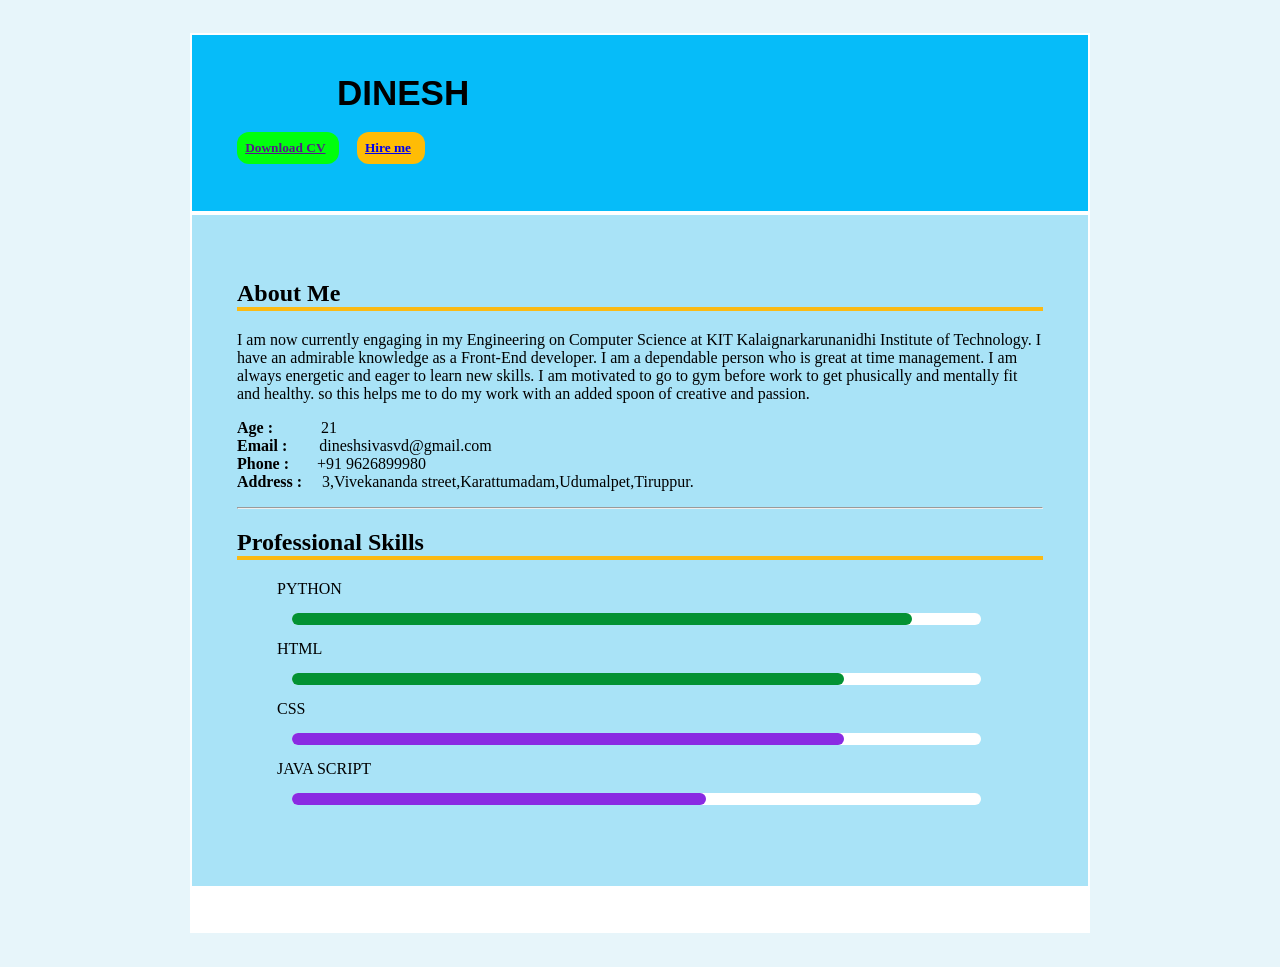
<file: ASSIGNMENTS/Dinesh/Assignment 1/index.html>
<!DOCTYPE html>
  <html>
      <head>
          <title>Resume</title>
          <link rel="stylesheet" type="text/css" href="index.css">
      </head>
      <body>
       
       
          <div class="Banner">
            <div class="top_side">
              <div class="f_name">
                  <div class="top_txt">
                  <h1>DINESH</h1>
                  <button  type="button " class="b1" ><a href="">Download CV</a></button>
                  <button type="button" class="b2"><a href="form.html"> Hire me</a></button>
                  </div>
              </div>
            </div>
            <div class="bottom_side">
              <h2>About Me</h2>
            <p>I am now currently engaging in my Engineering on Computer Science at KIT Kalaignarkarunanidhi Institute of Technology. I have an admirable knowledge as a Front-End developer. I am a dependable person who is great at time management. I am always energetic and eager to learn new skills. I am motivated to go to gym before work to get phusically and mentally fit and healthy. so this helps me to do my work with an added spoon of creative and passion. 

            </p>
            <pre class="Personal"><b>Age :</b>            21<br><b>Email :</b>        dineshsivasvd@gmail.com<br><b>Phone :</b>       +91 9626899980<br><b>Address :</b>     3,Vivekananda street,Karattumadam,Udumalpet,Tiruppur.</pre>
            <hr id="line">
            <div class="prof">
              <h2>Professional Skills</h2>
              <ul>
                <div class="skill_1">
                  <span class="skill">PYTHON</span>
                  <span class="percent">
                    <div style="width: 90%;"></div>
                  </span>
  
                  <span class="skill">HTML</span>
                  <span class="percent">
                    <div style="width: 80%;"></div>
                  </span>
                </div>
                <div class="skill_2">
                  <span class="skillset">CSS</span>
                  <span class="percent">
                    <div style="width: 80%;"></div>
                  </span>
  
                  <span class="skill_lvl">JAVA SCRIPT</span>
                  <span class="percent">
                    <div style="width: 60%;"></div>
                  </span>

                </div>
              </ul>
            </div>
            </div>
          </div>
  
      </body>
  </html>
</file>
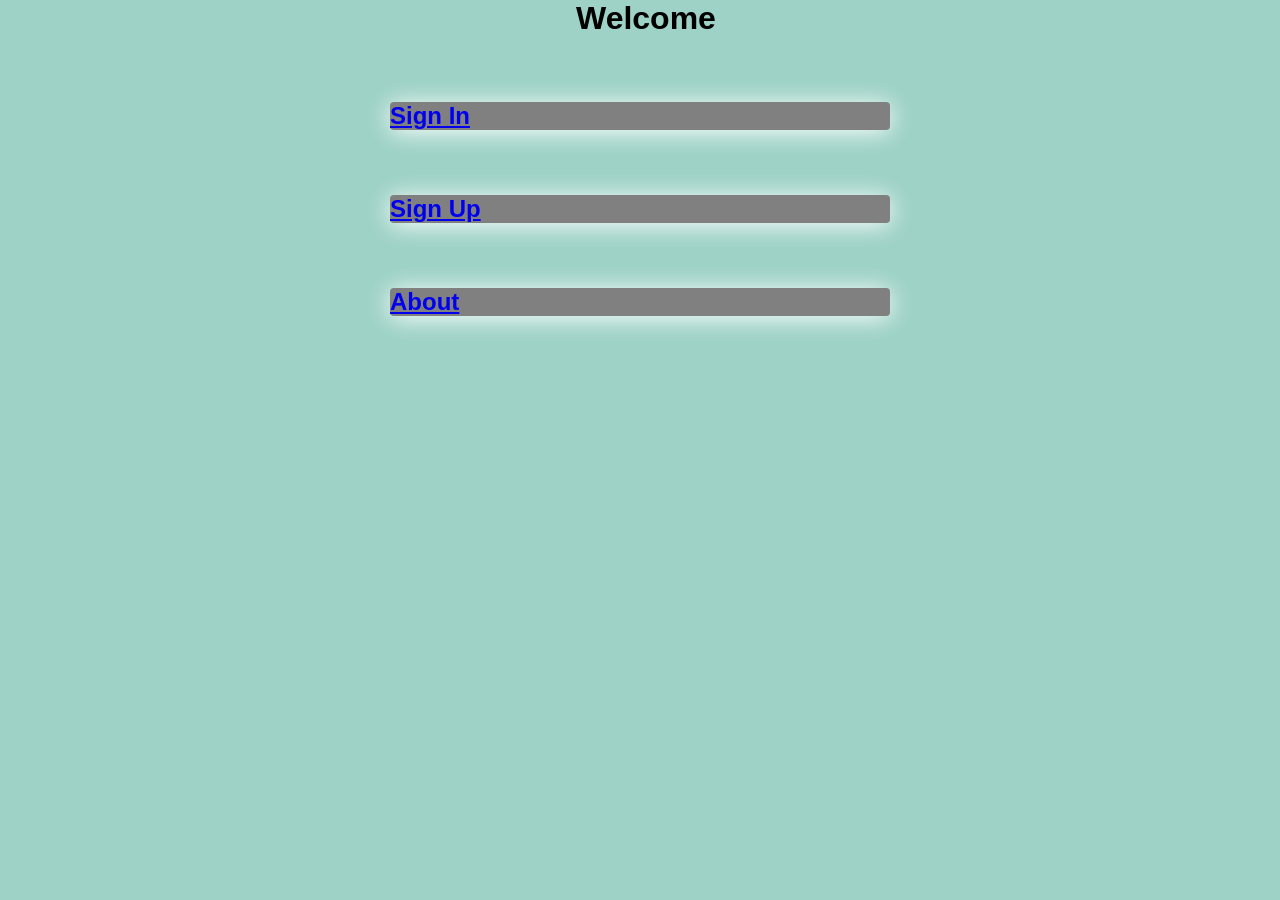
<file: ASSIGNMENTS/Dinesh/Assignment 2/index.html>
<!DOCTYPE html>
<html lang="en">
<head>
    <meta charset="UTF-8">
    <meta http-equiv="X-UA-Compatible" content="IE=edge">
    <meta name="viewport" content="width=device-width, initial-scale=1.0">
    <title>Home</title>
    <link rel="stylesheet" type="text/css" href="index.css">
</head>
<body>
    <h1 style="padding-left:45%; padding-right: 45%;">Welcome</h1>
    <div class="login-form"><strong><h2><a href="signin.html">Sign In</a></h2></strong></div>
    <div class="login-form"><strong><h2><a href="sign up.html">Sign Up</a></h2></strong></div>
    <div class="login-form"><strong><h2><a href="about.html">About</a></h2></strong></div>  
</body>
</html>
</file>
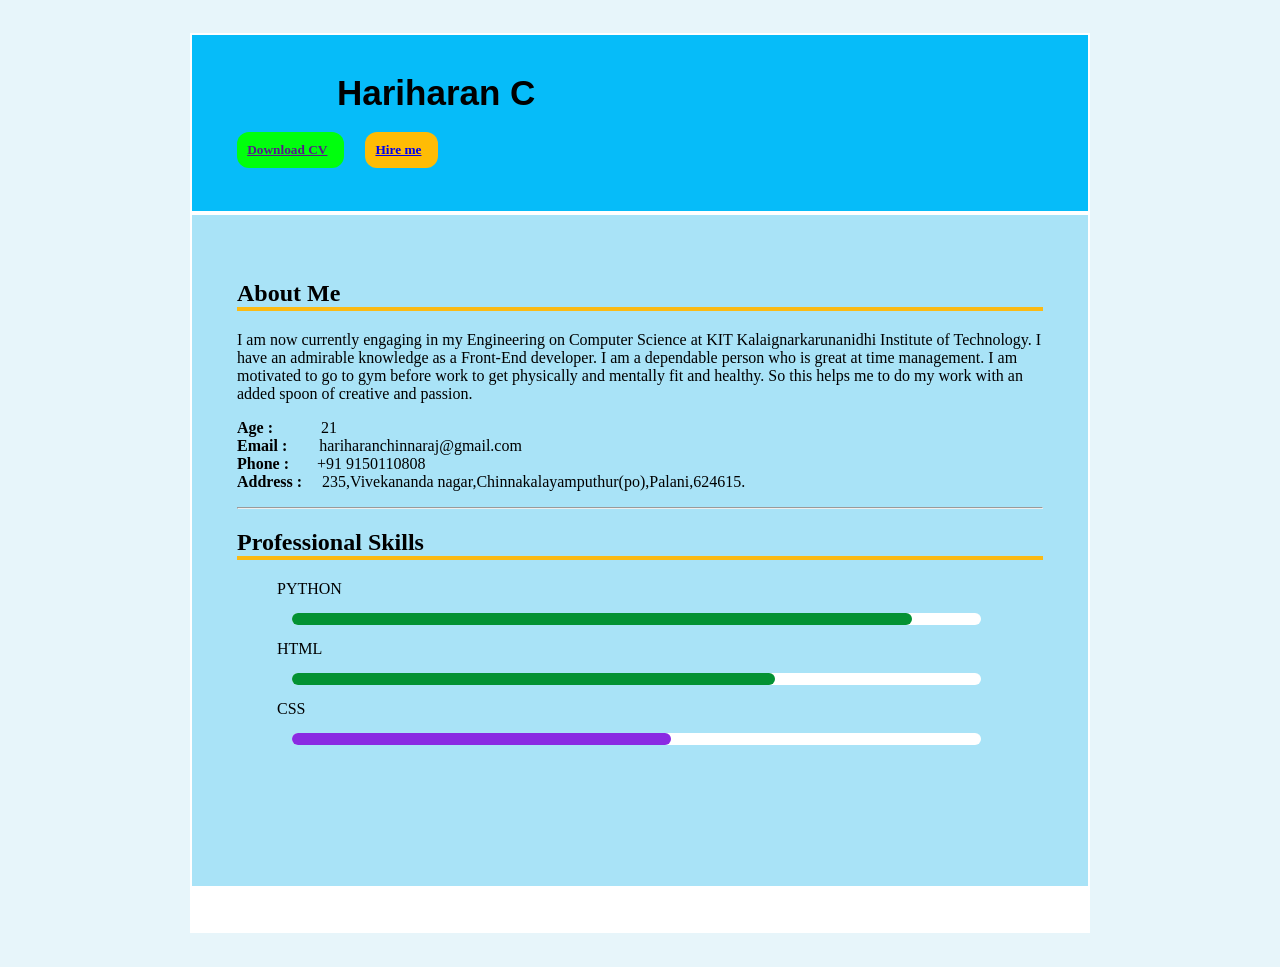
<file: ASSIGNMENTS/HARIHARAN/Assignment 1/index.html>
<!DOCTYPE html>
  <html>
      <head>
          <title>Resume</title>
          <link rel="stylesheet" type="text/css" href="index.css">
      </head>
      <body>
       
       
          <div class="Banner">
            <div class="top_side">
              <div class="f_name">
                  <div class="top_txt">
                  <h1>Hariharan C</h1>
                  <button  type="button " class="b1" ><a href="">Download CV</a></button>
                  <button type="button" class="b2"><a href="form.html"> Hire me</a></button>
                  </div>
              </div>
            </div>
            <div class="bottom_side">
              <h2>About Me</h2>
            <p>I am now currently engaging in my Engineering on Computer Science at KIT Kalaignarkarunanidhi Institute of Technology. I have an admirable knowledge as a Front-End developer. I am a dependable person who is great at time management. I am motivated to go to gym before work to get physically and mentally fit and healthy. So this helps me to do my work with an added spoon of creative and passion. 

            </p>
            <pre class="Personal"><b>Age :</b>            21<br><b>Email :</b>        hariharanchinnaraj@gmail.com<br><b>Phone :</b>       +91 9150110808<br><b>Address :</b>     235,Vivekananda nagar,Chinnakalayamputhur(po),Palani,624615.</pre>
            <hr id="line">
            <div class="prof">
              <h2>Professional Skills</h2>
              <ul>
                <div class="skill_1">
                  <span class="skill">PYTHON</span>
                  <span class="percent">
                    <div style="width: 90%;"></div>
                  </span>
  
                  <span class="skill">HTML</span>
                  <span class="percent">
                    <div style="width: 70%;"></div>
                  </span>
                </div>
                <div class="skill_2">
                  <span class="skillset">CSS</span>
                  <span class="percent">
                    <div style="width: 55%;"></div>
                  </span>
  
                  

                </div>
              </ul>
            </div>
            </div>
          </div>
  
      </body>
  </html>
</file>
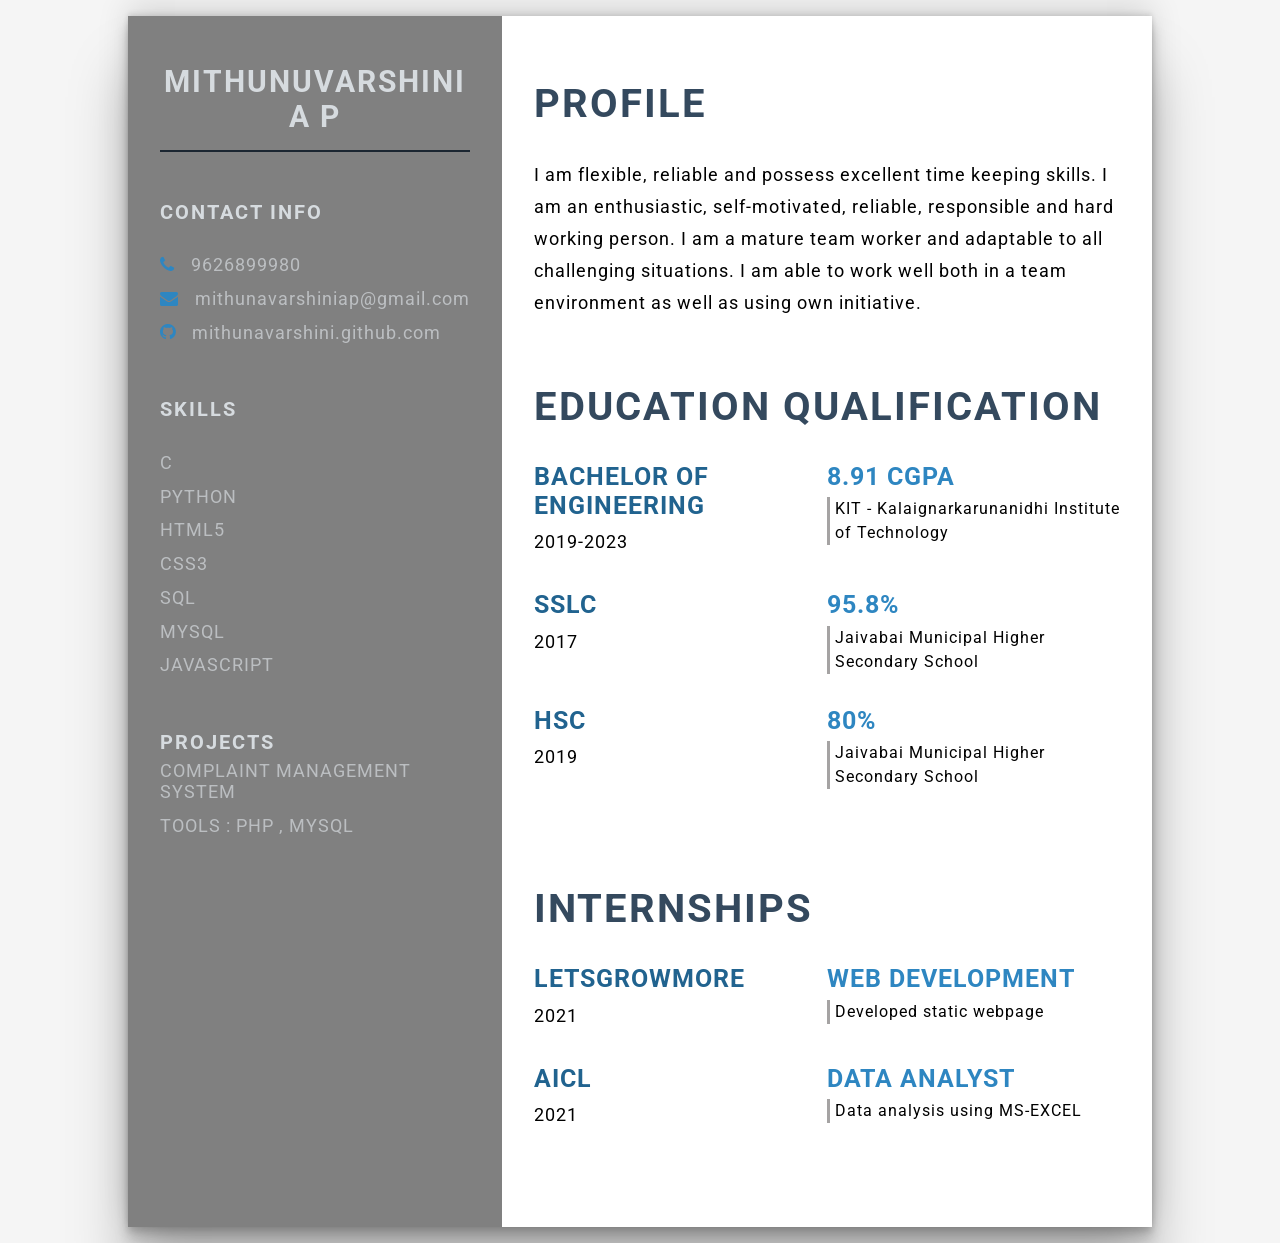
<file: ASSIGNMENTS/Mithunavarshini/Assignment 1/index.html>
<!DOCTYPE html>
<html lang="en">
<head>
    <meta charset="UTF-8">
    <meta http-equiv="X-UA-Compatible" content="IE=edge">
    <meta name="viewport" content="width=device-width, initial-scale=1.0">
    <title>Resume</title>

    
    <link rel="preconnect" href="https://fonts.googleapis.com">
    <link rel="preconnect" href="https://fonts.gstatic.com" crossorigin>
    <link href="https://fonts.googleapis.com/css2?family=Roboto:ital,wght@0,100;0,300;0,400;0,700;1,100;1,300;1,400;1,700&display=swap" rel="stylesheet">

    
    <link rel="stylesheet" href="https://cdnjs.cloudflare.com/ajax/libs/font-awesome/4.7.0/css/font-awesome.min.css">

    
    <link rel="stylesheet" href="index.css">
</head>
<body>
    <main class="resume-contents">
        <section class="left-section">
            <div class="left-section-contents">
                <div class="profile">
                   
                    <p class="name">Mithunuvarshini A P</p>
                </div>
                <div class="contact-info">
                    <p class="left-title">Contact Info</p>
                    <ul>
                        <li><i class="fa fa-phone"></i>9626899980
                        </li>
                        <li><i class="fa fa-envelope"></i>mithunavarshiniap@gmail.com</li>
                        <li><i class="fa fa-github"></i>mithunavarshini.github.com
                    </ul>
                </div>
                <div class="skills">
                    <p class="left-title">Skills</p>
                    <ul>
                        <li><p>C</p></li>
                        <li><p>Python</p></li>
                        <li><p>HTML5</p></li>
                        <li><p>CSS3</p></li>
                        <li><p>SQL</p></li>
                        <li><p>MySQL</p></li>
                        <li><p>Javascript</p></li>
                    </ul>
                </div>
                <div class="projects">
                    <p class="left-title">Projects</p>
                    <ul>
                        <li><P>Complaint Management System</P></li>
                        <li><P>Tools : PHP , MySQL</P></li>

                    </ul>


                </div>

            </div>
            
        </section>

        <section class="right-section">
            <div class="right-section-contents">
                <section class="about gap">
                    <div class="right-title">PROFILE</div>
                    <p class="about-me-contents">
                        I am flexible, reliable and possess excellent time keeping skills. I am an enthusiastic, self-motivated, reliable, responsible and hard working person. I am a mature team worker and adaptable to all challenging situations. I am able to work well both in a team environment as well as using own initiative.
                    </p>
                </section>

                <section class="experience gap">
                    <div class="right-title">Education Qualification</div>
                    <div class="experience-contents">
                        <div class="exp-left">
                            <p class="exp-company-name">Bachelor Of Engineering</p>
                            <p class="exp-time-period">2019-2023</p>
                        </div>
                        <div class="exp-right">
                            <p class="exp-position">8.91 CGPA</p>
                            <p class="exp-desc">
                                KIT - Kalaignarkarunanidhi Institute of Technology
                            </p>
                        </div>
                    </div>
                    <div class="experience-contents">
                        <div class="exp-left">
                            <p class="exp-company-name">SSLC</p>
                            <p class="exp-time-period">2017</p>
                        </div>
                        <div class="exp-right">
                            <p class="exp-position">95.8%</p>
                            <p class="exp-desc">
                                Jaivabai Municipal Higher Secondary School
                            </p>
                        </div>
                    </div>
                    <div class="experience-contents">
                        <div class="exp-left">
                            <p class="exp-company-name">HSC</p>
                            <p class="exp-time-period">2019</p>
                        </div>
                        <div class="exp-right">
                            <p class="exp-position">80%</p>
                            <p class="exp-desc">
                                Jaivabai Municipal Higher Secondary School
                            </p>
                        </div>
                    </div>
                </section>

                <section class="education gap">
                    <div class="right-title">Internships</div>
                    <div class="education-contents">
                        <div class="education-left">
                            <p class="education-school-name">LetsGrowMore</p>
                            <p class="educationp-time-period">2021</p>
                        </div>
                        <div class="education-right">
                            <p class="education-subject">Web Development</p>
                            <p class="education-desc">
                                Developed static webpage
                            </p>
                        </div>
                    </div>
                    <div class="education-contents">
                        <div class="education-left">
                            <p class="education-school-name">AICL</p>
                            <p class="educationp-time-period">2021</p>
                        </div>
                        <div class="education-right">
                            <p class="education-subject">Data Analyst</p>
                            <p class="education-desc">
                               Data analysis using MS-EXCEL
                            </p>
                        </div>
                    </div>
                    
                </section>
            </div>
        </section>
    </main>
</body>
</html>
</file>
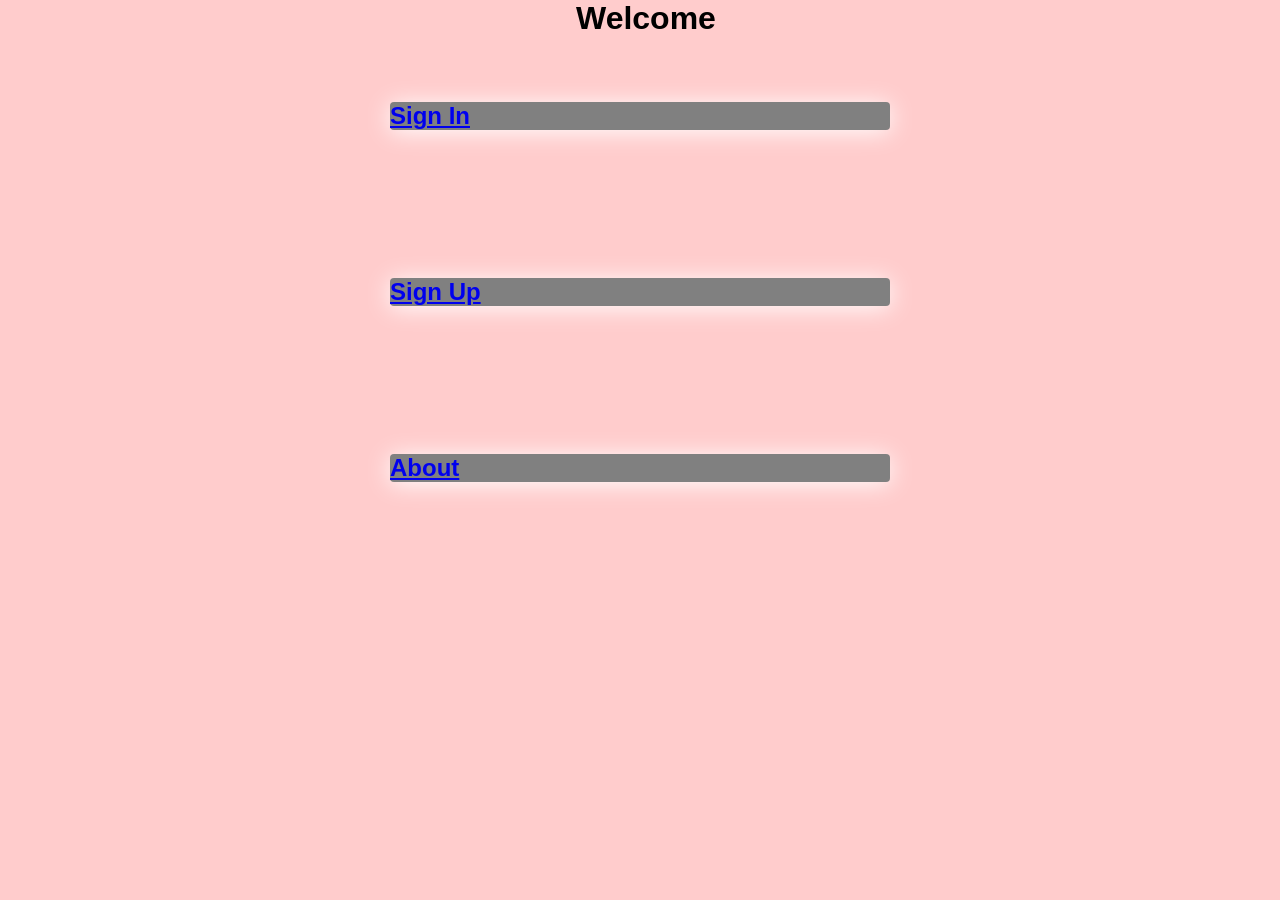
<file: ASSIGNMENTS/Mithunavarshini/Assignment 2/index.html>
<!DOCTYPE html>
<html lang="en">
<head>
    <meta charset="UTF-8">
    <meta http-equiv="X-UA-Compatible" content="IE=edge">
    <meta name="viewport" content="width=device-width, initial-scale=1.0">
    <title>Home</title>
    <link rel="stylesheet" type="text/css" href="index.css">
</head>
<body>
    <h1 style="padding-left:45%; padding-right: 45%;">Welcome</h1>
    <div class="login-form"><strong><h2><a href="signin.html">Sign In</a></h2></strong></div><br>
    <div class="login-form"><strong><h2><a href="sign up.html">Sign Up</a></h2></strong></div><br>
    <div class="login-form"><strong><h2><a href="about.html">About</a></h2></strong></div>  
</body>
</html>
</file>
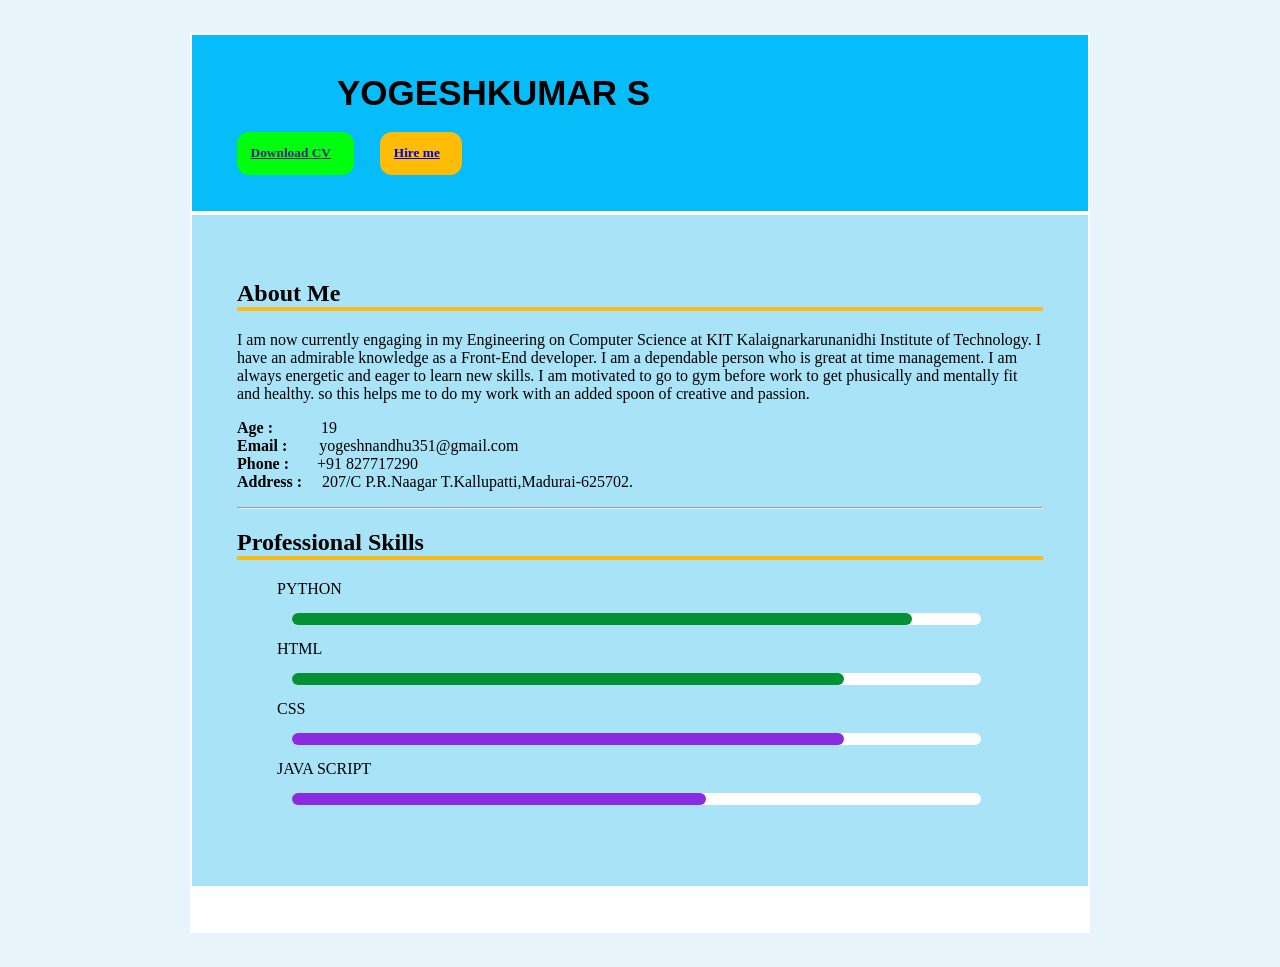
<file: ASSIGNMENTS/YOGESHKUMAR/Assignment 1/index.html>
<!DOCTYPE html>
  <html>
      <head>
          <title>Resume</title>
          <link rel="stylesheet" type="text/css" href="index.css">
      </head>
      <body>
       
       
          <div class="Banner">
            <div class="top_side">
              <div class="f_name">
                  <div class="top_txt">
                  <h1>YOGESHKUMAR S</h1>
                  <button  type="button " class="b1" ><a href="">Download CV</a></button>
                  <button type="button" class="b2"><a href="form.html"> Hire me</a></button>
                  </div>
              </div>
            </div>
            <div class="bottom_side">
              <h2>About Me</h2>
            <p>I am now currently engaging in my Engineering on Computer Science at KIT Kalaignarkarunanidhi Institute of Technology. I have an admirable knowledge as a Front-End developer. I am a dependable person who is great at time management. I am always energetic and eager to learn new skills. I am motivated to go to gym before work to get phusically and mentally fit and healthy. so this helps me to do my work with an added spoon of creative and passion. 

            </p>
            <pre class="Personal"><b>Age :</b>            19<br><b>Email :</b>        yogeshnandhu351@gmail.com<br><b>Phone :</b>       +91 827717290<br><b>Address :</b>     207/C P.R.Naagar T.Kallupatti,Madurai-625702.</pre>
            <hr id="line">
            <div class="prof">
              <h2>Professional Skills</h2>
              <ul>
                <div class="skill_1">
                  <span class="skill">PYTHON</span>
                  <span class="percent">
                    <div style="width: 90%;"></div>
                  </span>
  
                  <span class="skill">HTML</span>
                  <span class="percent">
                    <div style="width: 80%;"></div>
                  </span>
                </div>
                <div class="skill_2">
                  <span class="skillset">CSS</span>
                  <span class="percent">
                    <div style="width: 80%;"></div>
                  </span>
  
                  <span class="skill_lvl">JAVA SCRIPT</span>
                  <span class="percent">
                    <div style="width: 60%;"></div>
                  </span>

                </div>
              </ul>
            </div>
            </div>
          </div>
  
      </body>
  </html>
</file>
<file: ASSIGNMENTS/Dinesh/Assignment 1/index.css>
body{
    background-color:rgba(227, 244, 250, 0.856);
    display: flex;
    justify-content: center;
    align-items: center;
     min-height: 100vh;
}
.Banner
{
    position: relative;
    width: 100%;
    max-width: 900px;
    min-height:900px ;
    margin: 2%;
    background-color: rgb(255, 255, 255);
    display: grid;
    grid-template-rows: 20% 75% ;
}
.Banner .top_side
{
    position: relative;
    border: 2px solid white;
     background-color:  rgb(6, 188, 249);  /* rgb(91 , 20 , 172) */
    padding: 2% 5% 5% 5%;
}
.f_name
{
    position: relative;
    display: flex;
    flex-direction: row;
    align-items: flex-start;
    padding-right: 2px;
}
.f_name .image
{
    
    position: relative;
    width: 120px;
    height: 140px;
    border: 2px solid white;
   

}
.f_name .image img
{
    position: absolute;
    top: 0;
    left:0;
    width: 100%;
    height: 100%;
    object-fit: cover;
}
h1{
    color: rgb(0, 0, 0);
    font-family:'Franklin Gothic Medium', 'Arial Narrow', Arial, sans-serif;
    margin-right: 40px;
    text-align: justify;
    font-weight:bolder;
    align-content: center;
    line-height: .9em;
    font-size: 35px;
    padding-left: 100px;


}
.f_name h3{
    color: rgb(255, 255, 255);
    font-family: 'Segoe UI', Tahoma, Geneva, Verdana, sans-serif;
    margin-right: 40px;
    text-align: justify;
    font-weight: bolder;
    align-content: center;
    font-weight: 600;
    line-height: 0.5em;
    padding-left: 105px;


}
 button{
    background-color: rgb(0, 255, 13);
    text-decoration: none;
    border-style: none;
    border-radius: 12px;
    padding: 3% 5% 3% 3%;
    font-family: Cambria,Cochin, Georgia, Times, 'Times New Roman', serif;
    font-style: normal;
    align-items: center;
    color: rgb(43, 42, 42);
    font-weight: bold;
}
.b1{
    margin-left: 0%;
   
    text-decoration:none;
}
.b2{
    background-color: rgb(255, 188, 5);
    margin-left: 5%;
    color: rgb(0, 0, 0);
}
.Banner .bottom_side
{
    position: relative;
    background-color: rgb(169, 227, 247);
    border: 2.5px solid white;
    color: rgb(0, 0, 0);
    padding: 5% 5% 5% 5%;
}
.bottom_side h2{
    font-family: Georgia, 'Times New Roman', Times, serif;
    color: #000;
    border-bottom: 4px solid rgb(251, 186, 20);
    
   

}
h3{
    font-family: Georgia, 'Times New Roman', Times, serif;
}
pre{
    text-align: left;
    font-family: Cambria, Cochin, Georgia, Times, 'Times New Roman', serif;
}
.prof .percent{
    position: relative;
    width: 90%;
    height: 12px;
    border-radius: 12px;
    background-color: white;
    display: block;
    margin: 15px;
}
.skill_1 .percent div{
    position: absolute;
    top: 0;
    left: 0;
    height: 100%;
    border-radius: 12px;
    background-color: rgb(3, 146, 51);
}
.skill_2 .percent div{
    position: absolute;
    top: 0;
    left: 0;
    height: 100%;
    border-radius: 12px;
    background-color: blueviolet;
}
</file>
<file: ASSIGNMENTS/Dinesh/Assignment 2/index.css>
/* body{
    background: #ffcccc;
} */
* {
    margin: 0;
    padding: 0;
    box-sizing: border-box;
    -webkit-font-smoothing: antialiased;
  }
  
  body {
    background: #9ED2C6;
    font-family: 'Rubik', sans-serif;
  }
  
  .login-form {
    background: #808080;
    width: 500px;
    margin: 65px auto;
    display: -webkit-box;
    display: flex;
    -webkit-box-orient: vertical;
    -webkit-box-direction: normal;
            flex-direction: column;
    border-radius: 4px;
    box-shadow: 0 2px 25px rgb(255, 255, 255);
  }
  .login-form h1 {
    padding: 35px 35px 0 35px;
    font-weight: 300;
  }
  .login-form .content {
    padding: 35px;
    text-align: center;
  }
  .login-form .input-field {
    padding: 12px 5px;
  }
  .login-form .input-field input {
    font-size: 16px;
    display: block;
    font-family: 'Rubik', sans-serif;
    width: 100%;
    padding: 10px 1px;
    border: 0;
    border-bottom: 1px solid #4800ff;
    outline: none;
    -webkit-transition: all .2s;
    transition: all .2s;
    box-shadow: brown;
  }
  .login-form .input-field input::-webkit-input-placeholder {
    text-transform: uppercase;
  }
  .login-form .input-field input::-moz-placeholder {
    text-transform: uppercase;
  }
  .login-form .input-field input:-ms-input-placeholder {
    text-transform: uppercase;
  }
  .login-form .input-field input::-ms-input-placeholder {
    text-transform: uppercase;
  }
  .login-form .input-field input::placeholder {
    text-transform: uppercase;
  }
  .login-form .input-field input:focus {
    border-color: #222;
  }
  .login-form a.link {
    text-decoration: none;
    color: #000000;
    letter-spacing: 0.2px;
    text-transform: uppercase;
    display: inline-block;
    margin-top: 20px;
  }
  .login-form .action {
    display: -webkit-box;
    display: flex;
    -webkit-box-orient: horizontal;
    -webkit-box-direction: normal;
            flex-direction: row;
  }
  .login-form .action button {
    width: 100%;
    border: none;
    padding: 18px;
    font-family: 'Rubik', sans-serif;
    cursor: pointer;
    text-transform: uppercase;
    background: #e8e9ec;
    color: #777;
    border-bottom-left-radius: 4px;
    border-bottom-right-radius: 0;
    letter-spacing: 0.2px;
    outline: 0;
    -webkit-transition: all .3s;
    transition: all .3s;
  }
  .login-form .action button:hover {
    background: #d8d8d8;
  }
  .login-form .action button:nth-child(2) {
    background: #2d3b55;
    color: #fff;
    border-bottom-left-radius: 0;
    border-bottom-right-radius: 4px;
  }
  .login-form .action button:nth-child(2):hover {
    background: #3c4d6d;
  }
</file>
<file: ASSIGNMENTS/HARIHARAN/Assignment 1/index.css>
body{
    background-color:rgba(227, 244, 250, 0.856);
    display: flex;
    justify-content: center;
    align-items: center;
     min-height: 100vh;
}
.Banner
{
    position: relative;
    width: 100%;
    max-width: 900px;
    min-height:900px ;
    margin: 2%;
    background-color: rgb(255, 255, 255);
    display: grid;
    grid-template-rows: 20% 75% ;
}
.Banner .top_side
{
    position: relative;
    border: 2px solid white;
     background-color:  rgb(6, 188, 249);  /* rgb(91 , 20 , 172) */
    padding: 2% 5% 5% 5%;
}
.f_name
{
    position: relative;
    display: flex;
    flex-direction: row;
    align-items: flex-start;
    padding-right: 2px;
}
.f_name .image
{
    
    position: relative;
    width: 120px;
    height: 140px;
    border: 2px solid white;
   

}
.f_name .image img
{
    position: absolute;
    top: 0;
    left:0;
    width: 100%;
    height: 100%;
    object-fit: cover;
}
h1{
    color: rgb(0, 0, 0);
    font-family:'Franklin Gothic Medium', 'Arial Narrow', Arial, sans-serif;
    margin-right: 40px;
    text-align: justify;
    font-weight:bolder;
    align-content: center;
    line-height: .9em;
    font-size: 35px;
    padding-left: 100px;


}
.f_name h3{
    color: rgb(255, 255, 255);
    font-family: 'Segoe UI', Tahoma, Geneva, Verdana, sans-serif;
    margin-right: 40px;
    text-align: justify;
    font-weight: bolder;
    align-content: center;
    font-weight: 600;
    line-height: 0.5em;
    padding-left: 105px;


}
 button{
    background-color: rgb(0, 255, 13);
    text-decoration: none;
    border-style: none;
    border-radius: 12px;
    padding: 3% 5% 3% 3%;
    font-family: Cambria,Cochin, Georgia, Times, 'Times New Roman', serif;
    font-style: normal;
    align-items: center;
    color: rgb(43, 42, 42);
    font-weight: bold;
}
.b1{
    margin-left: 0%;
   
    text-decoration:none;
}
.b2{
    background-color: rgb(255, 188, 5);
    margin-left: 5%;
    color: rgb(0, 0, 0);
}
.Banner .bottom_side
{
    position: relative;
    background-color: rgb(169, 227, 247);
    border: 2.5px solid white;
    color: rgb(0, 0, 0);
    padding: 5% 5% 5% 5%;
}
.bottom_side h2{
    font-family: Georgia, 'Times New Roman', Times, serif;
    color: #000;
    border-bottom: 4px solid rgb(251, 186, 20);
    
   

}
h3{
    font-family: Georgia, 'Times New Roman', Times, serif;
}
pre{
    text-align: left;
    font-family: Cambria, Cochin, Georgia, Times, 'Times New Roman', serif;
}
.prof .percent{
    position: relative;
    width: 90%;
    height: 12px;
    border-radius: 12px;
    background-color: white;
    display: block;
    margin: 15px;
}
.skill_1 .percent div{
    position: absolute;
    top: 0;
    left: 0;
    height: 100%;
    border-radius: 12px;
    background-color: rgb(3, 146, 51);
}
.skill_2 .percent div{
    position: absolute;
    top: 0;
    left: 0;
    height: 100%;
    border-radius: 12px;
    background-color: blueviolet;
}
</file>
<file: ASSIGNMENTS/Mithunavarshini/Assignment 1/index.css>
* {
    margin: 0;
    padding: 0;
    box-sizing: border-box;
    list-style: none;
    font-family: 'Roboto', sans-serif;
}

body {
    background-color: whitesmoke;
}

.resume-contents {
    min-height: 100vh;
    width: 80%;
    margin: 1rem auto;
    display: grid;
    grid-template-columns: repeat(7, 1fr);
    box-shadow: rgba(0, 0, 0, 0.25) 0px 54px 55px, rgba(0, 0, 0, 0.12) 0px -12px 30px, rgba(0, 0, 0, 0.12) 0px 4px 6px, rgba(0, 0, 0, 0.17) 0px 12px 13px, rgba(0, 0, 0, 0.09) 0px -3px 5px;
}

.left-section {
    grid-column: span 1;
    height: 100%;
    background-color: #808080;
}

.right-section {
    grid-column: span 6;
    height: 100%;
    background-color: #ffffff;
}

.left-section-contents{
    padding: 2rem 2rem;
}

.profile {
    width: 100%;
    border-bottom: 2px solid #1B2631;
}

.profile .profile-image {
    width: 100%;
    border-radius: 50%;
    border: 8px solid #1B2631;
}

.name {
    color: #D6DBDF;
    font-size: 30px;
    letter-spacing: 2px;
    text-transform: uppercase;
    text-align: center;
    font-weight: bold;
    padding: 1rem 0;
}

.profession {
    color: #F9E79F;
    font-size: 20px;
    text-transform: uppercase;
    text-align: center;
    letter-spacing: 2px;
    font-weight: bold;
    padding-bottom: 1rem;
}


.left-title {
    color: #D6DBDF;
    font-size: 20px;
    letter-spacing: 2px;
    text-transform: uppercase;
    font-weight: bold;
    display: flex;
    align-items: center;
    padding-top: 3rem;
}

.contact-info ul {
    padding-top: 1.5rem;
}

.contact-info ul li,
.references ul li {
    padding: .4rem 0;
    display: flex;
    align-items: center;
    color: #d6dbdfaf;
    letter-spacing: 1px;
    font-size: 18px;
}

.contact-info ul li i,
.references ul li i {
    padding-right: 1rem;
    font-size: 18px;
    color: #2E86C1;
}

.skills ul {
    padding-top: 1.5rem;
}
.skills ul li p {
    padding: .4rem 0;
    color: #d6dbdfaf;
    font-size: 18px;
    letter-spacing: 1px;
    display: flex;
    align-items: center;
    text-transform: uppercase;
}
.projects ul li p {
    padding: .4rem 0;
    color: #d6dbdfaf;
    font-size: 18px;
    letter-spacing: 1px;
    display: flex;
    align-items: center;
    text-transform: uppercase;
}

.referance-name {
    padding-top: 1.5rem;
    padding-bottom: .4rem;
    font-size: 18px;
    color: #F9E79F;
    letter-spacing: 1px;
    text-transform: uppercase;
}

.referance-profession {
    font-size: 16px;
    color: #d6dbdfaf;
    letter-spacing: 1px;
    padding-bottom: .4rem;
}


.right-section-contents {
    padding: 2rem 2rem;
}

.right-title {
    color: #34495E;
    font-size: 40px;
    letter-spacing: 2px;
    text-transform: uppercase;
    font-weight: bold;
    display: flex;
    align-items: center;
    padding: 2rem 0;
    position: relative;
}

.gap {
    padding-bottom: 2rem;
}
.about-me-contents {
    font-size: 18px;
    letter-spacing: 1px;
    line-height: 2rem;
}

.experience-contents,
.education-contents,
.awards-contents {
    display: grid;
    grid-template-columns: repeat(2, 1fr);
    padding-bottom: 2rem;
}

.exp-company-name,
.education-school-name,
.awards-company-name {
    font-size: 25px;
    font-weight: bold;
    text-transform: uppercase;
    letter-spacing: 1px;
    color: #21638f;
    padding-bottom: .4rem;
}

.exp-time-period,
.educationp-time-period,
.awards-time-period {
    font-size: 18px;
    letter-spacing: 1px;
    line-height: 2rem;
}

.exp-position,
.education-subject,
.awards-name {
    font-size: 25px;
    font-weight: bold;
    text-transform: uppercase;
    letter-spacing: 1px;
    color: #2E86C1;
    padding-bottom: .4rem;
}

.exp-desc,
.education-desc,
.awards-desc {
    font-size: 16px;
    letter-spacing: 1px;
    line-height: 1.5rem;
    border-left: 3px solid #a5a3a3;
    padding-left: 5px;
}


@media screen and (max-width:780px) {
    .experience-contents,
    .education-contents,
    .awards-contents {
        grid-template-columns: repeat(1, 1fr);
    }
}

@media screen and (max-width:780px) {
    .left-section {
        grid-column: span 3;
    }
    
    .right-section {
        grid-column: span 4;
    }
    
}

@media screen and (max-width:1200px) {
    .resume-contents {
        grid-template-columns: repeat(1, 1fr);
    }
}

@media screen and (max-width:390px) {
    .resume-contents {
        width: 100%;
        margin: 0 auto;
    }

    .name {
        font-size: 20px;
    }

    .profession {
        font-size: 18px;
    }

    .left-title {
        font-size: 18px;
    }

    .right-title {
        font-size: 18px;
    }

    .contact-info ul li,
    .references ul li {
        font-size: 12px;
    }

    .contact-info ul li i,
    .references ul li i {
        /* padding-right: 1rem; */
        font-size: 12px;
    }

    .skills ul li p {
        font-size: 12px;
    }
    .projects ul li p {
        font-size: 12px;
    }
    .about-me-contents {
        font-size: 16px;
        line-height: 1.5rem;
    }

    .exp-company-name,
    .education-school-name,
    .awards-company-name {
        font-size: 18px;
    }

    .exp-time-period,
    .educationp-time-period,
    .awards-time-period {
        font-size: 16px;
    }

    .exp-position,
    .education-subject,
    .awards-name {
        font-size: 18px;
    }
}
</file>
<file: ASSIGNMENTS/Mithunavarshini/Assignment 2/index.css>
/* body{
    background: #ffcccc;
} */
* {
    margin: 0;
    padding: 0;
    box-sizing: border-box;
    -webkit-font-smoothing: antialiased;
  }
  
  body {
    background: #ffcccc;
    font-family: 'Rubik', sans-serif;
  }
  
  .login-form {
    background: #808080;
    width: 500px;
    margin: 65px auto;
    display: -webkit-box;
    display: flex;
    -webkit-box-orient: vertical;
    -webkit-box-direction: normal;
            flex-direction: column;
    border-radius: 4px;
    box-shadow: 0 2px 25px rgb(255, 255, 255);
  }
  .login-form h1 {
    padding: 35px 35px 0 35px;
    font-weight: 300;
  }
  .login-form .content {
    padding: 35px;
    text-align: center;
  }
  .login-form .input-field {
    padding: 12px 5px;
  }
  .login-form .input-field input {
    font-size: 16px;
    display: block;
    font-family: 'Rubik', sans-serif;
    width: 100%;
    padding: 10px 1px;
    border: 0;
    border-bottom: 1px solid #4800ff;
    outline: none;
    -webkit-transition: all .2s;
    transition: all .2s;
    box-shadow: brown;
  }
  .login-form .input-field input::-webkit-input-placeholder {
    text-transform: uppercase;
  }
  .login-form .input-field input::-moz-placeholder {
    text-transform: uppercase;
  }
  .login-form .input-field input:-ms-input-placeholder {
    text-transform: uppercase;
  }
  .login-form .input-field input::-ms-input-placeholder {
    text-transform: uppercase;
  }
  .login-form .input-field input::placeholder {
    text-transform: uppercase;
  }
  .login-form .input-field input:focus {
    border-color: #222;
  }
  .login-form a.link {
    text-decoration: none;
    color: #000000;
    letter-spacing: 0.2px;
    text-transform: uppercase;
    display: inline-block;
    margin-top: 20px;
  }
  .login-form .action {
    display: -webkit-box;
    display: flex;
    -webkit-box-orient: horizontal;
    -webkit-box-direction: normal;
            flex-direction: row;
  }
  .login-form .action button {
    width: 100%;
    border: none;
    padding: 18px;
    font-family: 'Rubik', sans-serif;
    cursor: pointer;
    text-transform: uppercase;
    background: #e8e9ec;
    color: #777;
    border-bottom-left-radius: 4px;
    border-bottom-right-radius: 0;
    letter-spacing: 0.2px;
    outline: 0;
    -webkit-transition: all .3s;
    transition: all .3s;
  }
  .login-form .action button:hover {
    background: #d8d8d8;
  }
  .login-form .action button:nth-child(2) {
    background: #2d3b55;
    color: #fff;
    border-bottom-left-radius: 0;
    border-bottom-right-radius: 4px;
  }
  .login-form .action button:nth-child(2):hover {
    background: #3c4d6d;
  }
</file>
<file: ASSIGNMENTS/YOGESHKUMAR/Assignment 1/index.css>
body{
    background-color:rgba(227, 244, 250, 0.856);
    display: flex;
    justify-content: center;
    align-items: center;
     min-height: 100vh;
}
.Banner
{
    position: relative;
    width: 100%;
    max-width: 900px;
    min-height:900px ;
    margin: 2%;
    background-color: rgb(255, 255, 255);
    display: grid;
    grid-template-rows: 20% 75% ;
}
.Banner .top_side
{
    position: relative;
    border: 2px solid white;
     background-color:  rgb(6, 188, 249);  /* rgb(91 , 20 , 172) */
    padding: 2% 5% 5% 5%;
}
.f_name
{
    position: relative;
    display: flex;
    flex-direction: row;
    align-items: flex-start;
    padding-right: 2px;
}
.f_name .image
{
    
    position: relative;
    width: 120px;
    height: 140px;
    border: 2px solid white;
   

}
.f_name .image img
{
    position: absolute;
    top: 0;
    left:0;
    width: 100%;
    height: 100%;
    object-fit: cover;
}
h1{
    color: rgb(0, 0, 0);
    font-family:'Franklin Gothic Medium', 'Arial Narrow', Arial, sans-serif;
    margin-right: 40px;
    text-align: justify;
    font-weight:bolder;
    align-content: center;
    line-height: .9em;
    font-size: 35px;
    padding-left: 100px;


}
.f_name h3{
    color: rgb(255, 255, 255);
    font-family: 'Segoe UI', Tahoma, Geneva, Verdana, sans-serif;
    margin-right: 40px;
    text-align: justify;
    font-weight: bolder;
    align-content: center;
    font-weight: 600;
    line-height: 0.5em;
    padding-left: 105px;


}
 button{
    background-color: rgb(0, 255, 13);
    text-decoration: none;
    border-style: none;
    border-radius: 12px;
    padding: 3% 5% 3% 3%;
    font-family: Cambria,Cochin, Georgia, Times, 'Times New Roman', serif;
    font-style: normal;
    align-items: center;
    color: rgb(43, 42, 42);
    font-weight: bold;
}
.b1{
    margin-left: 0%;
   
    text-decoration:none;
}
.b2{
    background-color: rgb(255, 188, 5);
    margin-left: 5%;
    color: rgb(0, 0, 0);
}
.Banner .bottom_side
{
    position: relative;
    background-color: rgb(169, 227, 247);
    border: 2.5px solid white;
    color: rgb(0, 0, 0);
    padding: 5% 5% 5% 5%;
}
.bottom_side h2{
    font-family: Georgia, 'Times New Roman', Times, serif;
    color: #000;
    border-bottom: 4px solid rgb(251, 186, 20);
    
   

}
h3{
    font-family: Georgia, 'Times New Roman', Times, serif;
}
pre{
    text-align: left;
    font-family: Cambria, Cochin, Georgia, Times, 'Times New Roman', serif;
}
.prof .percent{
    position: relative;
    width: 90%;
    height: 12px;
    border-radius: 12px;
    background-color: white;
    display: block;
    margin: 15px;
}
.skill_1 .percent div{
    position: absolute;
    top: 0;
    left: 0;
    height: 100%;
    border-radius: 12px;
    background-color: rgb(3, 146, 51);
}
.skill_2 .percent div{
    position: absolute;
    top: 0;
    left: 0;
    height: 100%;
    border-radius: 12px;
    background-color: blueviolet;
}
</file>
